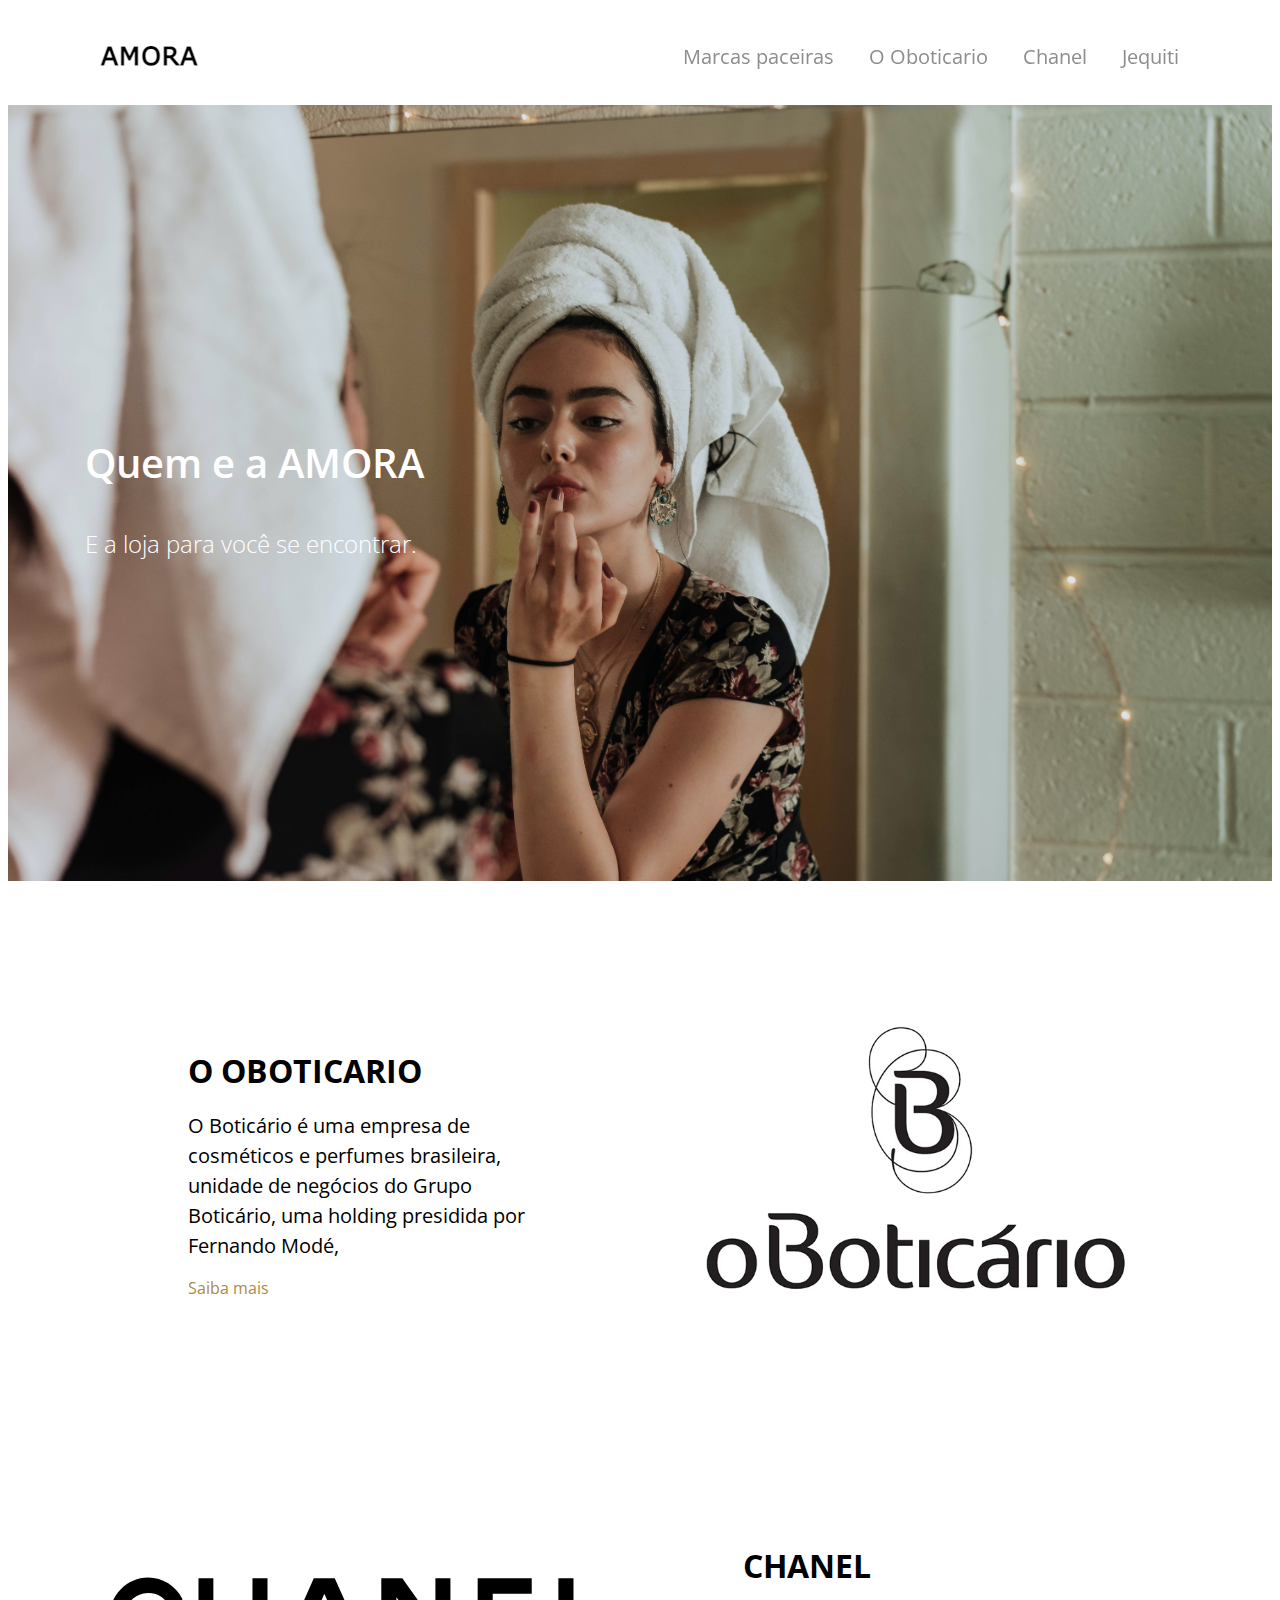
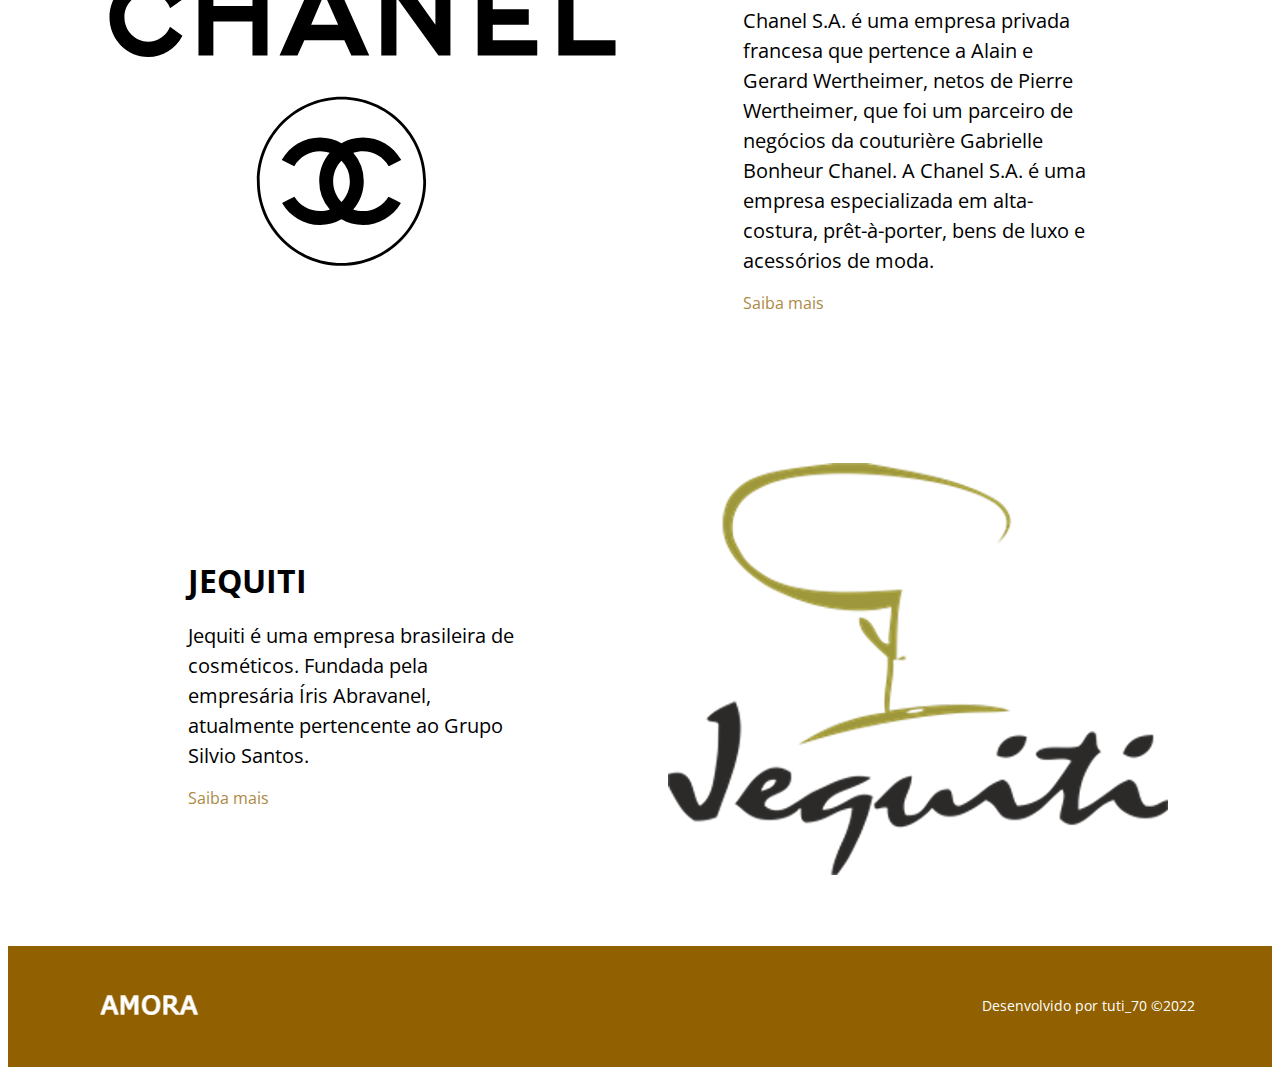
<file: index.html>
<!DOCTYPE html>
<html lang="Pt-br">
<head>
    <meta charset="UTF-8">
    <meta http-equiv="X-UA-Compatible" content="IE=edge">
    <meta name="viewport" content="width=device-width, initial-scale=1.0">
    <script src="https://code.jquery.com/jquery-3.6.0.min.js" integrity="sha256-/xUj+3OJU5yExlq6GSYGSHk7tPXikynS7ogEvDej/m4=" crossorigin="anonymous"></script>
    <link rel="stylesheet" type="text/css" href="Css/style.css">
    <script href="scripit.js" defer></script>
    <link rel="icon" href="IMG/icon.png">
    <title>AMORA</title>
</head>
<body>

    <header>
        <div class="container">
          <a class="footer-logo" href="#"><img src="IMG/logo.png" alt="logo"/></a>
          <ul class="nav">
            <li><a class="navLink" href="#" data-target="#brand"><i class="fas fa-store-alt"></i><span>Marcas paceiras</span></a></li>
            <li><a class="navLink" href="o_boticario/index.html" data-target="#login"><i class="fas fa-user"></i><span>O Oboticario</span></a></li>
            <li><a class="navLink" href="chanel/index.html" data-target="#wishlist"><i class="fas fa-heart"></i><span>Chanel</span></a></li>
            <li> <a class="navLink" href="jequiti/index.html" data-target="#cart"><i class="fas fa-shopping-cart"></i><span>Jequiti</span></a></li>
          </ul><a class="icon-cart d-sm" href="#"><i class="fas fa-shopping-cart"></i><span>3</span></a><a class="navBar" href="#"><i class="fas fa-bars"></i></a>
        </div>
      </header>
      <section class="content active" id="home">
        <section class="banner">
          <div class="container">
            <div class="banner-body">
              <h2>Quem e a AMORA</h2>
              <p>E a loja para você se encontrar.</p>
            </div>
          </div>
        </section>

        <ul class="product container">

          <li class="product-body row-reverse">
            <div class="product-pic"><img src="o_boticario/IMG/banner.png" alt="image"/></div>
            <div class="product-txt">
              <div class="product-content">
                <h3>O OBOTICARIO</h3>
                <p>O Boticário é uma empresa de cosméticos e perfumes brasileira, unidade de negócios do Grupo 
                  Boticário, uma holding presidida por Fernando Modé,
                </p>
                <a class="link-brownLight" href="o_boticario/index.html">Saiba mais</a>
              </div>
            </div>
          </li>

          <li class="product-body">
            <div class="product-pic"><img src="chanel/IMG/banner.png" alt="image"/></div>
            <div class="product-txt">
              <div class="product-content">
                <h3>CHANEL</h3>
                <p>
                  Chanel S.A. é uma empresa privada francesa que pertence a Alain e Gerard Wertheimer, 
                  netos de Pierre Wertheimer, que foi um parceiro de negócios da couturière Gabrielle 
                  Bonheur Chanel. A Chanel S.A. é uma empresa especializada em alta-costura, prêt-à-porter, 
                  bens de luxo e acessórios de moda.
                </p>
                <a class="link-brownLight" href="chanel/index.html">Saiba mais</a>
              </div>
            </div>  
          </li>

          <li class="product-body row-reverse">
            <div class="product-pic"><img src="jequiti/IMG/banner.png" alt="image"/></div>
            <div class="product-txt">
              <div class="product-content">
                <h3>JEQUITI</h3>
                <p>
                  Jequiti é uma empresa brasileira de cosméticos. Fundada pela empresária Íris Abravanel, 
                  atualmente pertencente ao Grupo Silvio Santos.
                </p>
                <a class="link-brownLight" href="jequiti/index.html">Saiba mais</a>
              </div>
            </div>
          </li>
        </ul>
      </section>

      <footer>
        <div class="container"><a class="footer-logo" href="#"><img src="IMG/logo_b.png" alt="logo"/></a>
          <ul class="footer-link">
            <p>Desenvolvido por tuti_70 ©2022</p>
          </ul>
        </div>
      </footer>
</body>
</html>
</file>
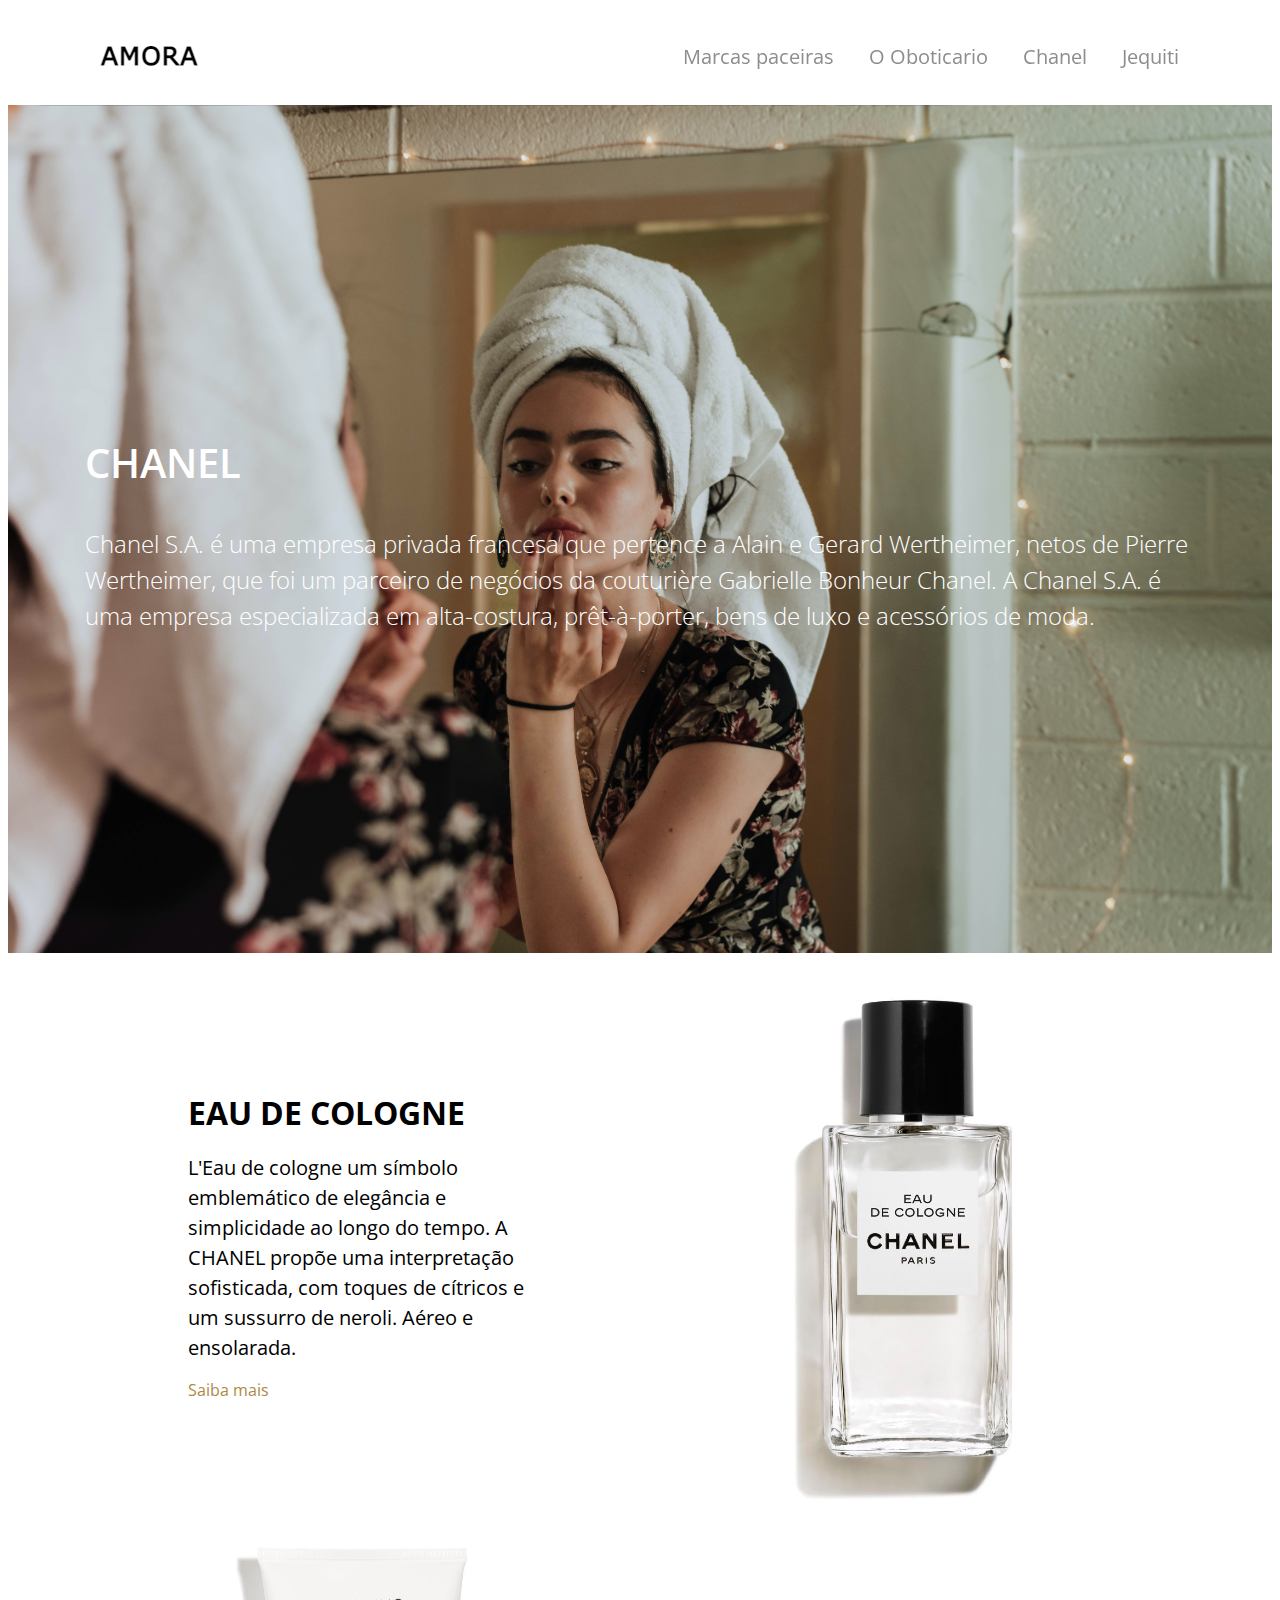
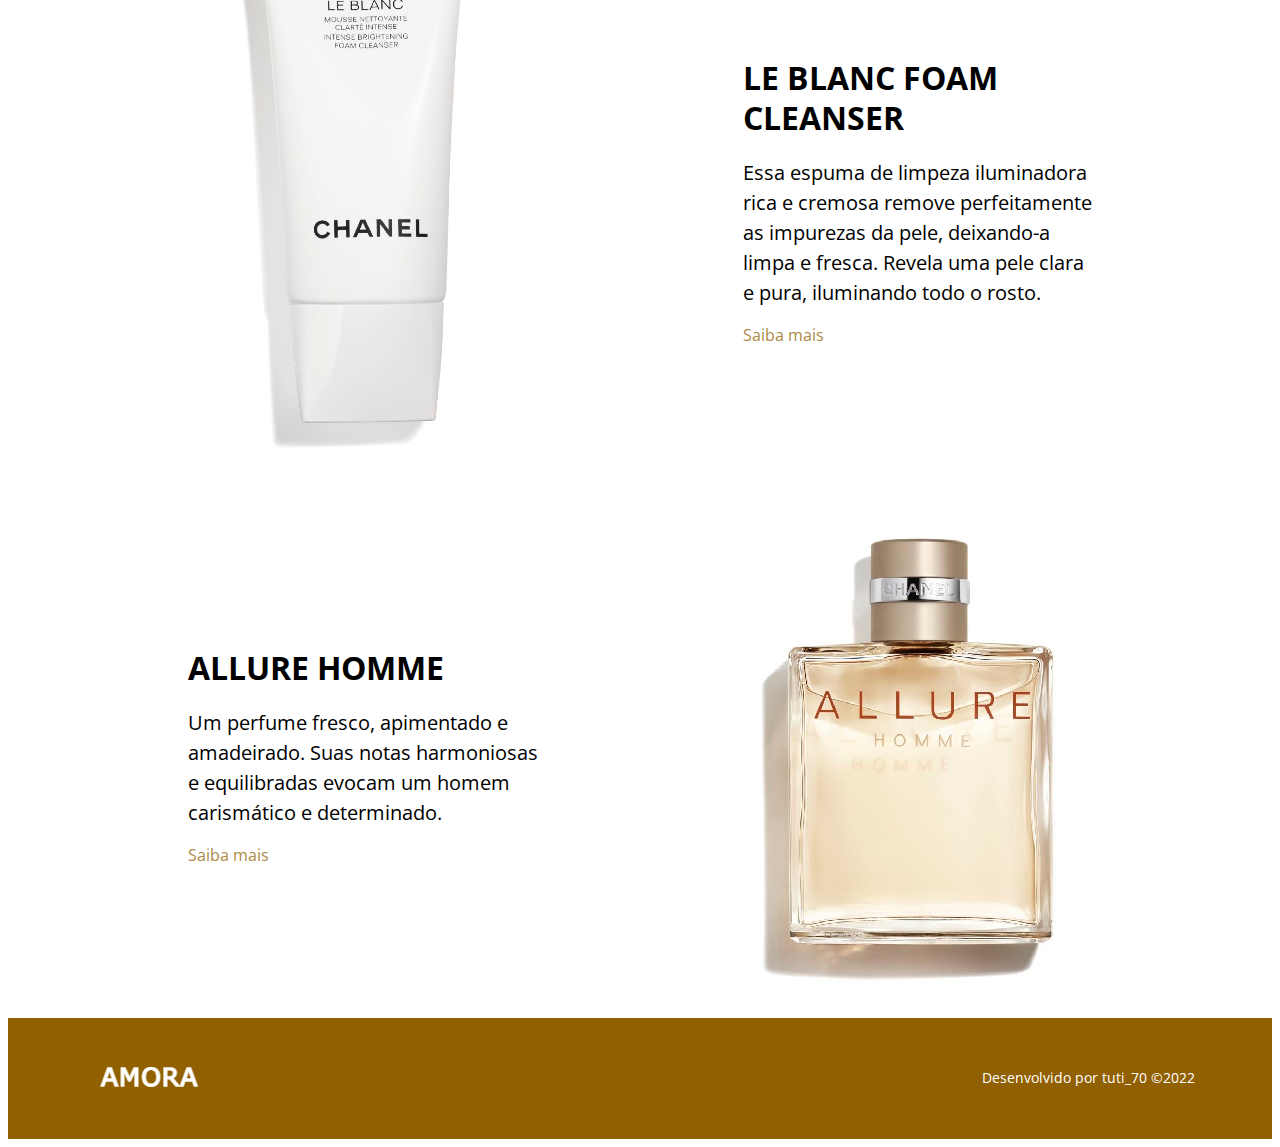
<file: chanel/index.html>
<!DOCTYPE html>
<html lang="Pt-br"> 
<head>
    <meta charset="UTF-8">
    <meta http-equiv="X-UA-Compatible" content="IE=edge">
    <meta name="viewport" content="width=device-width, initial-scale=1.0">
    <script src="https://code.jquery.com/jquery-3.6.0.min.js" integrity="sha256-/xUj+3OJU5yExlq6GSYGSHk7tPXikynS7ogEvDej/m4=" crossorigin="anonymous"></script>
    <link rel="stylesheet" type="text/css" href="../Css/style.css">
    <script href="../scripit.js" defer></script>
    <link rel="icon" href="../IMG/icon.png">
    <title>Amora</title>
</head>
<body>

    <header>
        <div class="container">
          <a class="footer-logo" href="../index.html"><img src="../IMG/logo.png" alt="logo"/></a>
          <ul class="nav">
            <li><a class="navLink" href="../index.html" data-target="#brand"><i class="fas fa-store-alt"></i><span>Marcas paceiras</span></a></li>
            <li><a class="navLink" href="../o_boticario/index.html" data-target="#login"><i class="fas fa-user"></i><span>O Oboticario</span></a></li>
            <li><a class="navLink" href="#" data-target="#wishlist"><i class="fas fa-heart"></i><span>Chanel</span></a></li>
            <li> <a class="navLink" href="../jequiti/index.html" data-target="#cart"><i class="fas fa-shopping-cart"></i><span>Jequiti</span></a></li>
          </ul><a class="icon-cart d-sm" href="#"><i class="fas fa-shopping-cart"></i><span>3</span></a><a class="navBar" href="#"><i class="fas fa-bars"></i></a>
        </div>
    </header>

      <section class="content active" id="home">

        <section class="banner">
          <div class="container">
            <div class="banner-body">
              <h2>CHANEL</h2>
              <p>
                Chanel S.A. é uma empresa privada francesa que pertence a Alain e Gerard Wertheimer, netos de 
                Pierre Wertheimer, que foi um parceiro de negócios da couturière Gabrielle Bonheur Chanel. 
                A Chanel S.A. é uma empresa especializada em alta-costura, prêt-à-porter, bens de luxo e acessórios de moda.
              </p>
            </div>
          </div>
        </section>

        <ul class="product container">
          <li class="product-body row-reverse">
            <div class="product-pic"><img src="IMG/eau.png" alt="image"/></div>
            <div class="product-txt">
              <div class="product-content">
                <h3>EAU DE COLOGNE</h3>
                <p>
                    L'Eau de cologne um símbolo emblemático de elegância e simplicidade ao longo do tempo. 
                    A CHANEL propõe uma interpretação sofisticada, com toques de cítricos e um sussurro de neroli. Aéreo e ensolarada.
                </p>
                <a class="link-brownLight" href="https://www.chanel.com/pt_BR/perfumes-cosmeticos/fragrancias/p/les-exclusifs-de-chanel/les-exclusifs-de-chanel-les-exclusifs-de-chanel-p101560.html#skuid-0101565">Saiba mais</a>
              </div>
            </div>
          </li>

          <li class="product-body">
            <div class="product-pic"><img src="IMG/le_blanc.png" alt="image"/></div>
            <div class="product-txt">
              <div class="product-content">
                <h3>LE BLANC FOAM CLEANSER</h3>
                <p>
                    Essa espuma de limpeza iluminadora rica e cremosa remove perfeitamente as impurezas da pele, 
                    deixando-a limpa e fresca. Revela uma pele clara e pura, iluminando todo o rosto.
                </p>
                <a class="link-brownLight" href="https://www.chanel.com/pt_BR/perfumes-cosmeticos/tratamento/p/por-categoria/limpeza-facial-_-demaquilantes/le-blanc-foam-cleanser-espuma-de-limpeza-iluminadora-p143680.html#skuid-0143680">Saiba mais</a>
              </div>
            </div>
          </li>

          <li class="product-body row-reverse">
            <div class="product-pic"><img src="IMG/allure_homme.png " alt="image"/></div>
            <div class="product-txt">
              <div class="product-content">
                <h3>ALLURE HOMME</h3>
                <p>
                  Um perfume fresco, apimentado e amadeirado.
                  Suas notas harmoniosas e equilibradas evocam um homem carismático e determinado.
                </p>
                <a class="link-brownLight" href="https://www.chanel.com/pt_BR/perfumes-cosmeticos/fragrancias/p/homens/allure-homme/allure-homme-eau-de-toilette-spray-p121450.html#skuid-0121460">Saiba mais</a>
              </div>
            </div>
          </li>
        </ul>

      </section>

      <footer>
        <div class="container"><a class="footer-logo" href="#"><img src="../IMG/logo_b.png" alt="logo"/></a>
          <ul class="footer-link">
            <p>Desenvolvido por tuti_70 ©2022</p>
          </ul>
        </div>
      </footer>
</body>
</html>
</file>
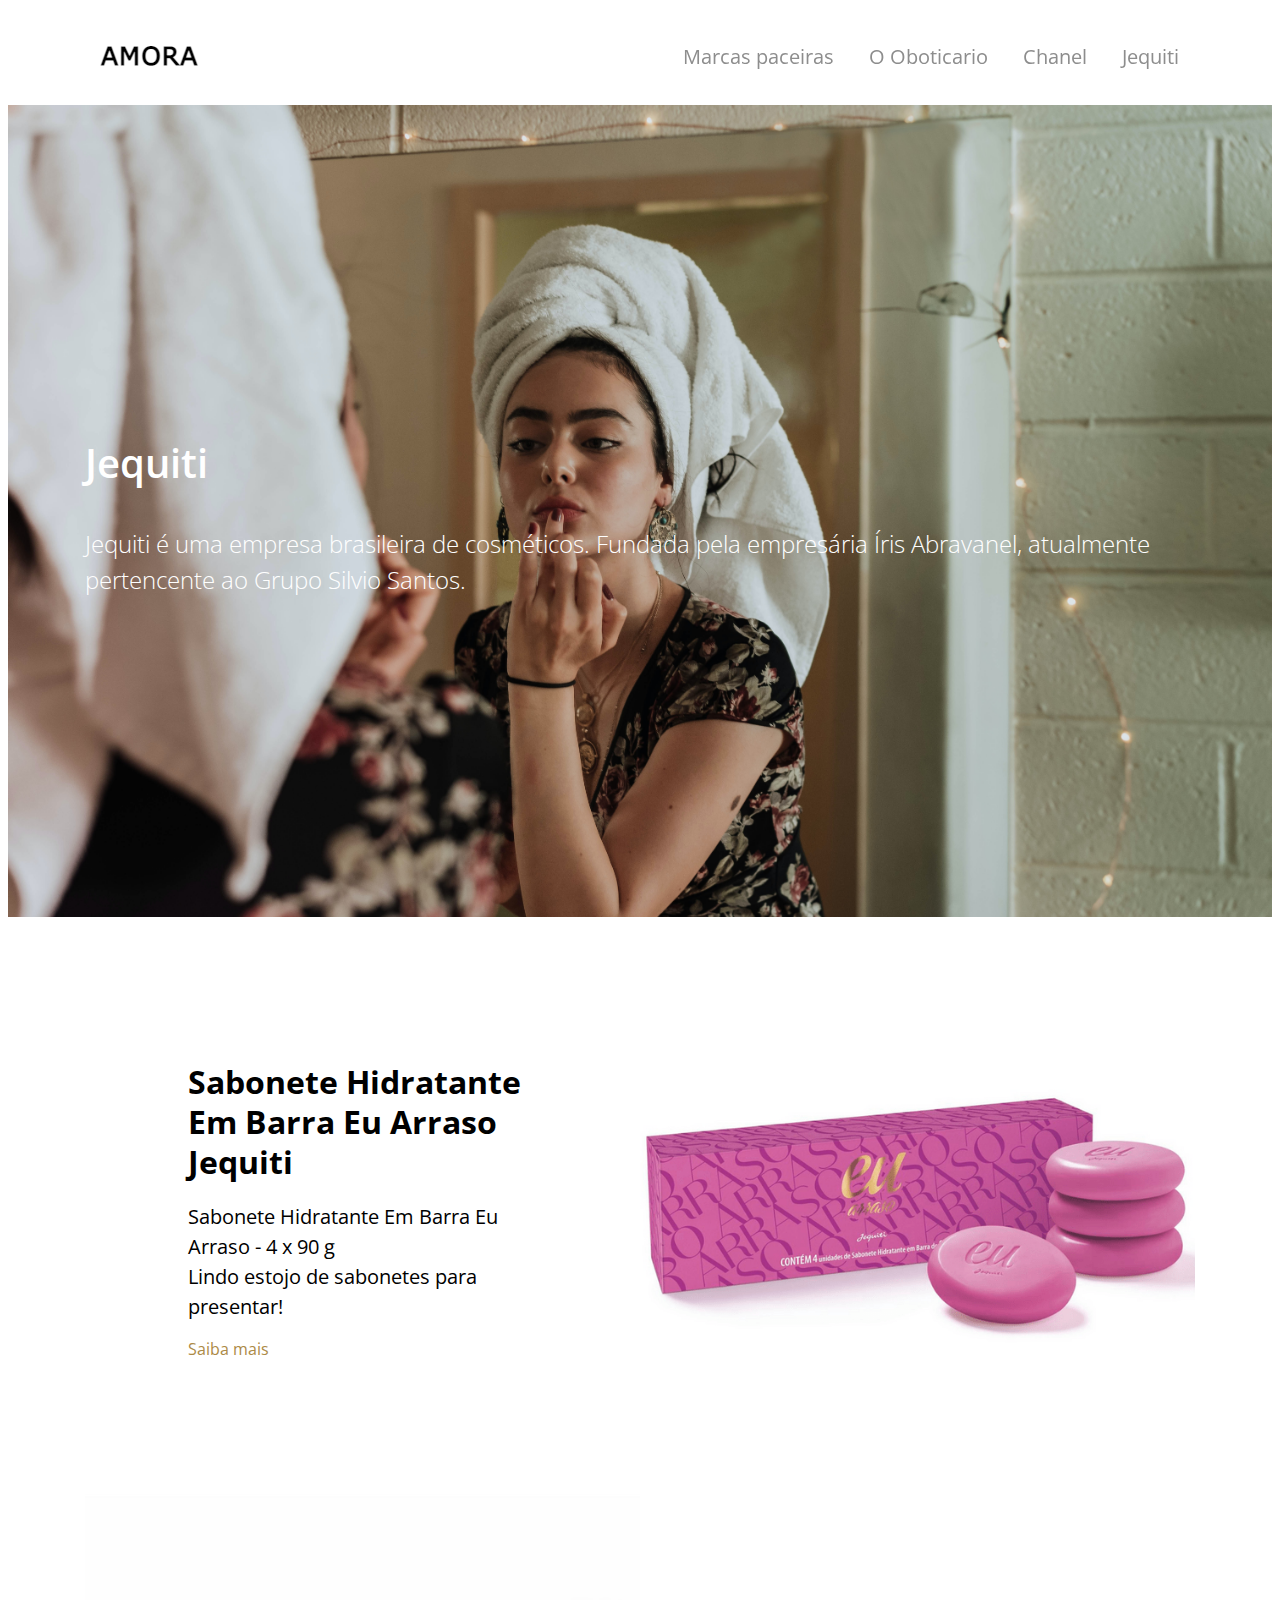
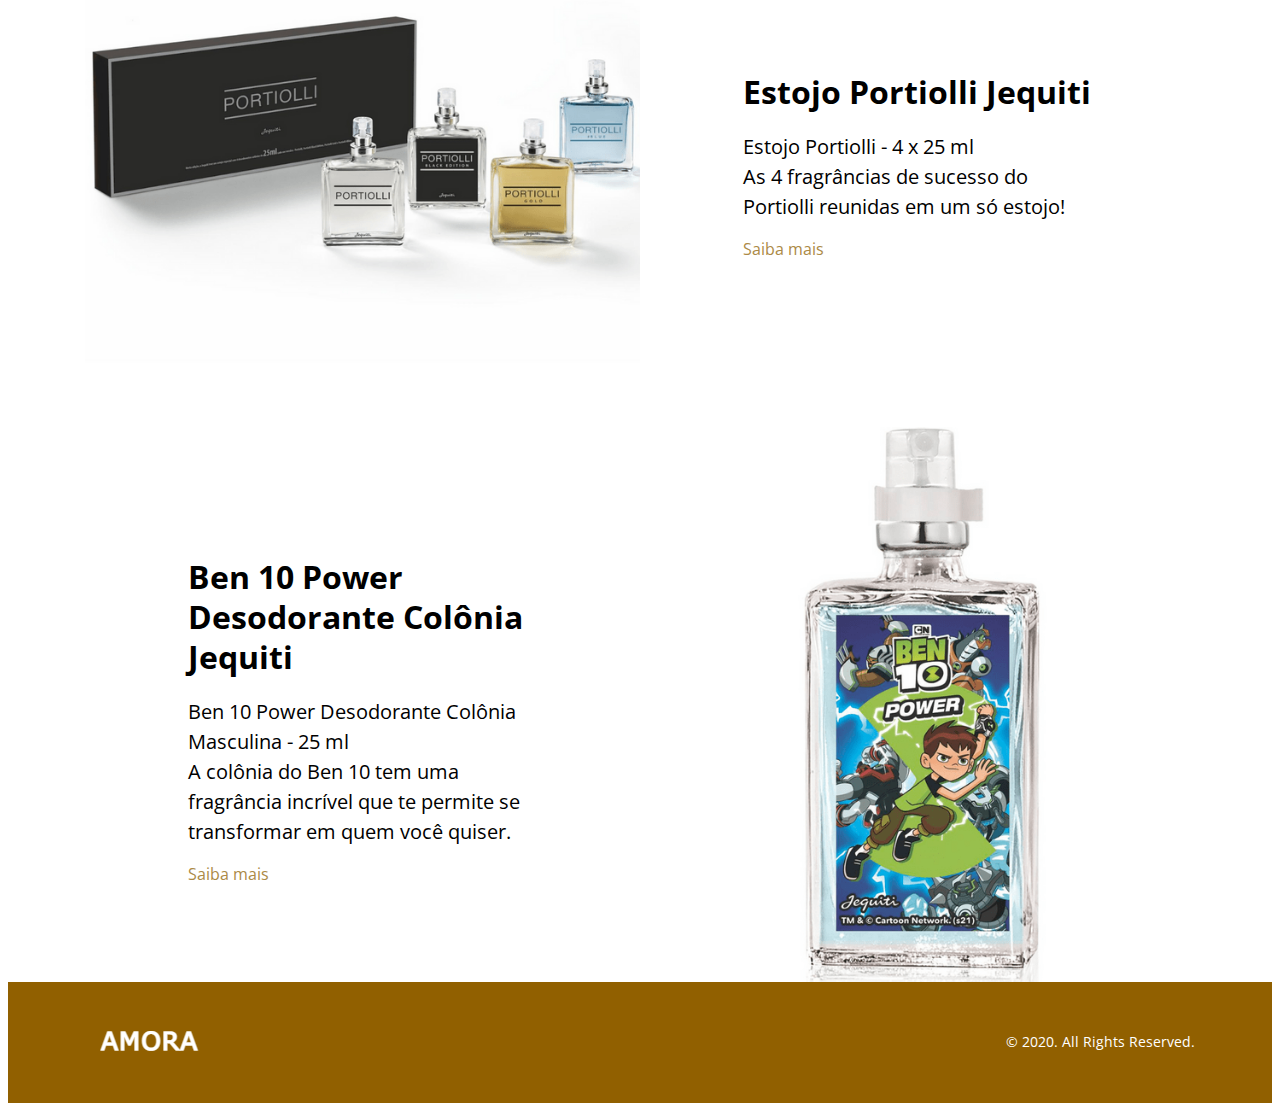
<file: jequiti/index.html>
<!DOCTYPE html>
<html lang="Pt-br">
<head>
    <meta charset="UTF-8">
    <meta http-equiv="X-UA-Compatible" content="IE=edge">
    <meta name="viewport" content="width=device-width, initial-scale=1.0">
    <script src="https://code.jquery.com/jquery-3.6.0.min.js" integrity="sha256-/xUj+3OJU5yExlq6GSYGSHk7tPXikynS7ogEvDej/m4=" crossorigin="anonymous"></script>
    <link rel="stylesheet" type="text/css" href="../Css/style.css">
    <script href="../scripit.js" defer></script>
    <link rel="icon" href="../IMG/icon.png">
    <title>Amora</title>
</head>
<body>

    <header>
      <div class="container">
        <a class="footer-logo" href="../index.html"><img src="../IMG/logo.png" alt="logo"/></a>
        <ul class="nav">
          <li><a class="navLink" href="../index.html" data-target="#brand"><i class="fas fa-store-alt"></i><span>Marcas paceiras</span></a></li>
          <li><a class="navLink" href="../o_boticario/index.html" data-target="#login"><i class="fas fa-user"></i><span>O Oboticario</span></a></li>
          <li><a class="navLink" href="../chanel/index.html" data-target="#wishlist"><i class="fas fa-heart"></i><span>Chanel</span></a></li>
          <li> <a class="navLink" href="#" data-target="#cart"><i class="fas fa-shopping-cart"></i><span>Jequiti</span></a></li>
        </ul><a class="icon-cart d-sm" href="#"><i class="fas fa-shopping-cart"></i><span>3</span></a><a class="navBar" href="#"><i class="fas fa-bars"></i></a>
      </div>
    </header>

      <section class="content active" id="home">
        
        <section class="banner">
          <div class="container">
            <div class="banner-body">
              <h2>Jequiti</h2>
              <p>
                Jequiti é uma empresa brasileira de cosméticos. Fundada pela empresária Íris Abravanel, 
                atualmente pertencente ao Grupo Silvio Santos.
              </p>
            </div>
          </div>
        </section>

        <ul class="product container">

          <li class="product-body row-reverse">
            <div class="product-pic"><img src="IMG/arraso.png" alt="image"/></div>
            <div class="product-txt">
              <div class="product-content">
                <h3>Sabonete Hidratante Em Barra Eu Arraso Jequiti</h3>
                <p>
                  Sabonete Hidratante Em Barra Eu Arraso - 4 x 90 g <br>
                  Lindo estojo de sabonetes para presentar!
                </p>
                <a class="link-brownLight" href="https://www.jequiti.com.br/sabonete-hidratante-em-barra-eu-arraso-16677/p">Saiba mais</a>
              </div>
            </div>
          </li>

          <li class="product-body">
            <div class="product-pic"><img src="IMG/estojo_portiolli.png" alt="image"/></div>
            <div class="product-txt">
              <div class="product-content">
                <h3>Estojo Portiolli Jequiti</h3>
                <p>
                  Estojo Portiolli - 4 x 25 ml <br>
                  As 4 fragrâncias de sucesso do Portiolli reunidas em um só estojo!
                </p>
                <a class="link-brownLight" href="https://www.jequiti.com.br/estojo-portiolli-14600/p">Saiba mais</a>
              </div>
            </div>
          </li>

          <li class="product-body row-reverse">
            <div class="product-pic"><img src="IMG/ben_10.png" alt="image"/></div>
              <div class="product-txt">
                <div class="product-content">
                  <h3>Ben 10 Power Desodorante Colônia Jequiti</h3>
                  <p>
                    Ben 10 Power Desodorante Colônia Masculina - 25 ml <br>
                    A colônia do Ben 10 tem uma fragrância incrível que te permite se transformar em quem você quiser.
                  </p>
                  <a class="link-brownLight" href="https://www.jequiti.com.br/ben-10-power-desodorante-colonia-masculina-13355/p">Saiba mais</a>
                </div>
              </div>
          </li>
        </ul>

      </section>
      <footer>
        <div class="container"><a class="footer-logo" href="#"><img src="../IMG/logo_b.png" alt="logo"/></a>
          
          <ul class="footer-link">
            <p>© 2020. All Rights Reserved.</p>
          </ul>
        </div>
      </footer>
</body>
</html>
</file>
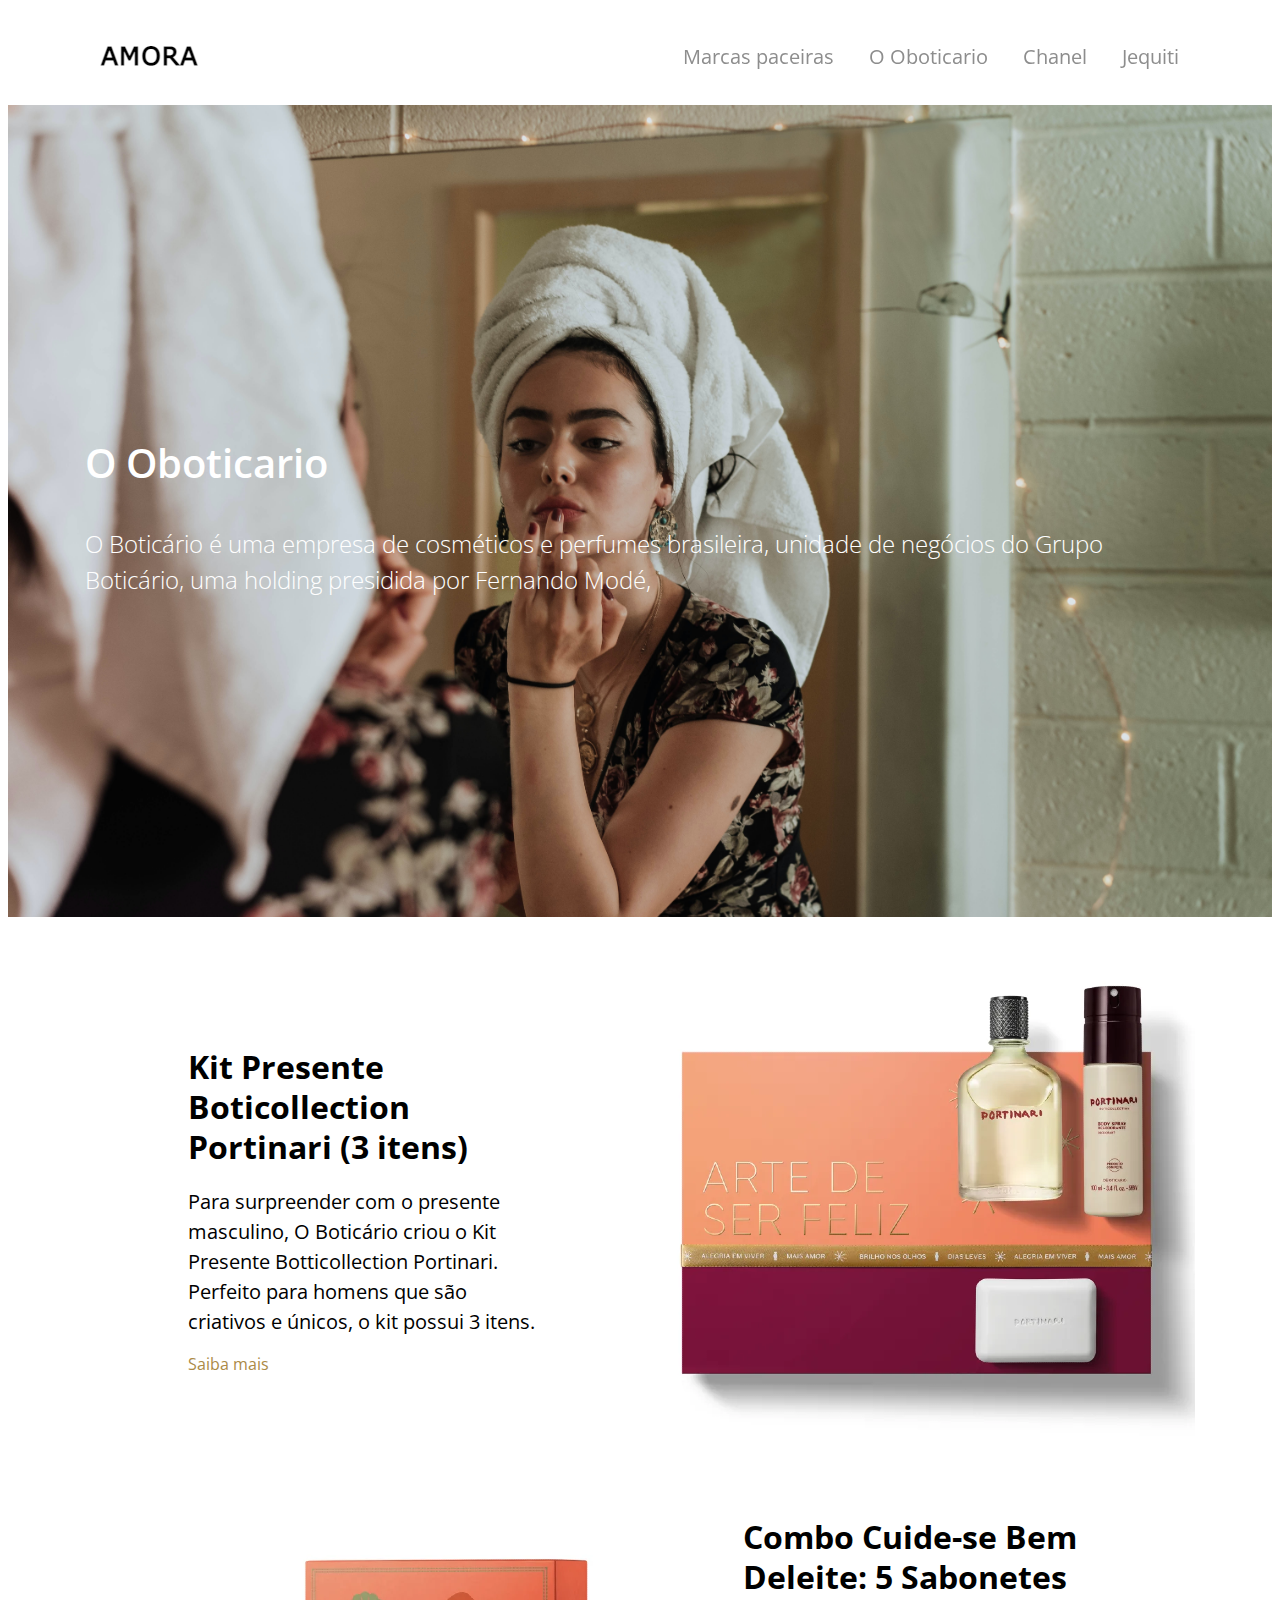
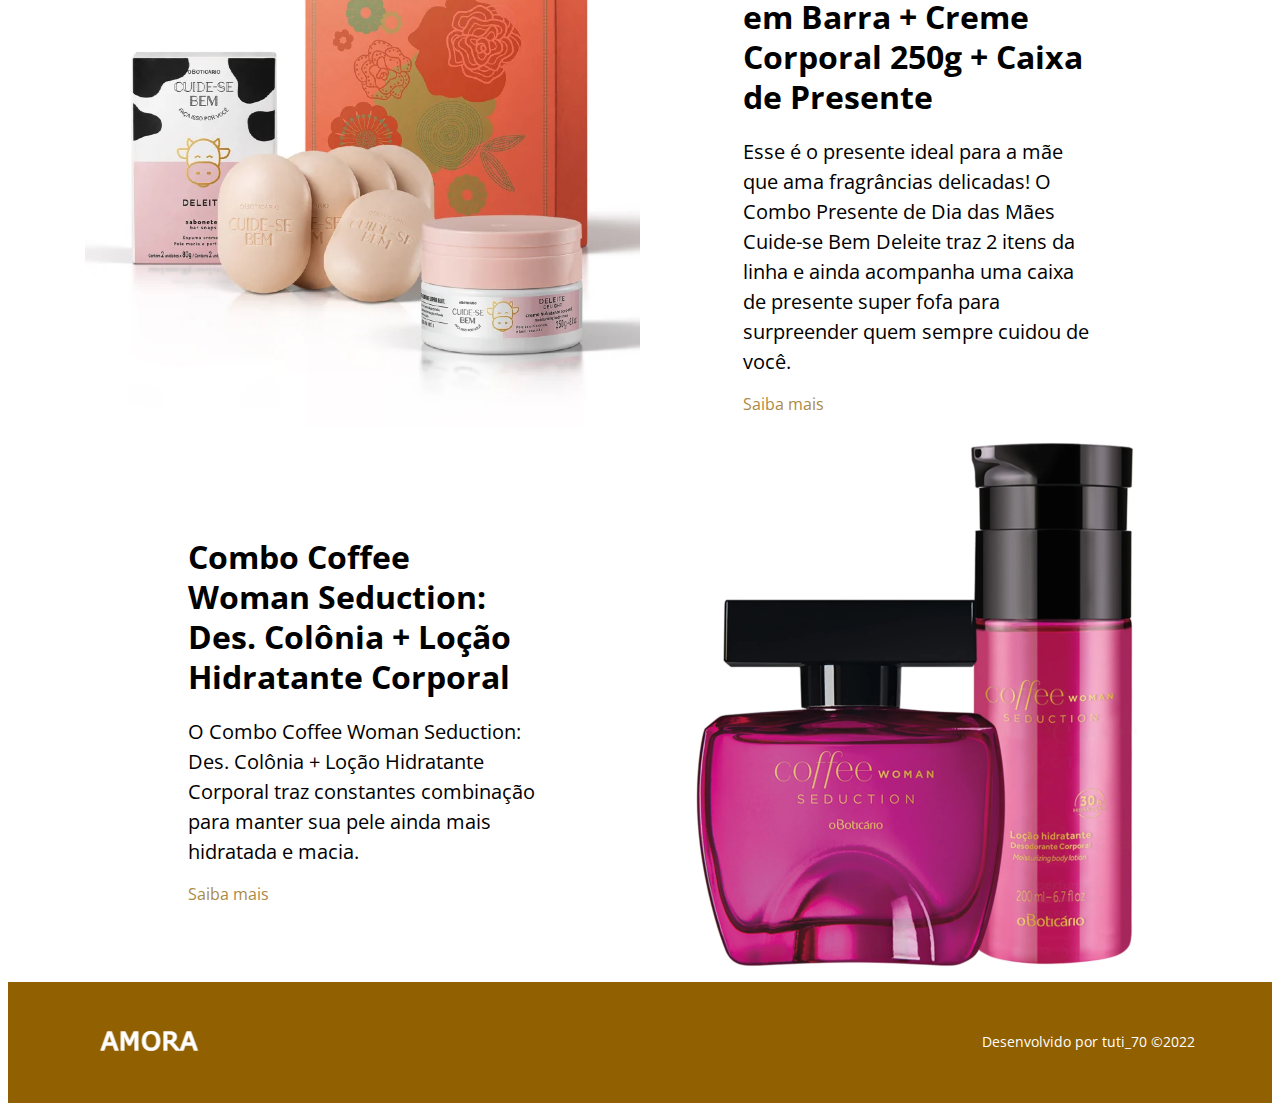
<file: o_boticario/index.html>
<!DOCTYPE html>
<html lang="Pt-br"> 
<head>
    <meta charset="UTF-8">
    <meta http-equiv="X-UA-Compatible" content="IE=edge">
    <meta name="viewport" content="width=device-width, initial-scale=1.0">
    <script src="https://code.jquery.com/jquery-3.6.0.min.js" integrity="sha256-/xUj+3OJU5yExlq6GSYGSHk7tPXikynS7ogEvDej/m4=" crossorigin="anonymous"></script>
    <link rel="stylesheet" type="text/css" href="../Css/style.css">
    <script href="../scripit.js" defer></script>
    <link rel="icon" href="../IMG/icon.png">
    <title>Amora</title>
</head>
<body>

    <header>
        <div class="container">
          <a class="footer-logo" href="../index.html"><img src="../IMG/logo.png" alt="logo"/></a>
          <ul class="nav">
            <li><a class="navLink" href="../index.html" data-target="#brand"><i class="fas fa-store-alt"></i><span>Marcas paceiras</span></a></li>
            <li><a class="navLink" href="#" data-target="#login"><i class="fas fa-user"></i><span>O Oboticario</span></a></li>
            <li><a class="navLink" href="../chanel/index.html" data-target="#wishlist"><i class="fas fa-heart"></i><span>Chanel</span></a></li>
            <li> <a class="navLink" href="../jequiti/index.html" data-target="#cart"><i class="fas fa-shopping-cart"></i><span>Jequiti</span></a></li>
          </ul><a class="icon-cart d-sm" href="#"><i class="fas fa-shopping-cart"></i><span>3</span></a><a class="navBar" href="#"><i class="fas fa-bars"></i></a>
        </div>
      </header>
      <section class="content active" id="home">

        <section class="banner">
          <div class="container">
            <div class="banner-body">
              <h2>O Oboticario</h2>
              <p>
                O Boticário é uma empresa de cosméticos e perfumes brasileira, unidade de negócios do Grupo 
                Boticário, uma holding presidida por Fernando Modé,
              </p>
            </div>
          </div>
        </section>

        <ul class="product container">
          <li class="product-body row-reverse">
            <div class="product-pic"><img src="IMG/portinari.png" alt="image"/></div>
            <div class="product-txt">
              <div class="product-content">
                <h3>Kit Presente Boticollection Portinari (3 itens)</h3>
                <p>
                  Para surpreender com o presente masculino, O Boticário criou o 
                  Kit Presente Botticollection Portinari. Perfeito para homens que 
                  são criativos e únicos, o kit possui 3 itens.
                </p>
                <a class="link-brownLight" href="https://www.boticario.com.br/kit-presente-boticollection-portinari-3-itens/">Saiba mais</a>
              </div>
            </div>
          </li>

          <li class="product-body">
            <div class="product-pic"><img src="IMG/cuide-se_bem.png" alt="image"/></div>
            <div class="product-txt">
              <div class="product-content">
                <h3>Combo Cuide-se Bem Deleite: 5 Sabonetes em Barra + Creme Corporal 250g + Caixa de Presente</h3>
                <p>
                  Esse é o presente ideal para a mãe que ama fragrâncias delicadas! O Combo Presente de Dia das Mães Cuide-se 
                  Bem Deleite traz 2 itens da linha e ainda acompanha uma caixa de presente super fofa para surpreender quem sempre 
                  cuidou de você.
                </p>
                <a class="link-brownLight" href="https://www.boticario.com.br/combo-presente-cuidese-bem-deleite-5-sabonetes-em-barra-creme-corporal-250g-caixa-de-presente/">Saiba mais</a>
              </div>
            </div>
          </li>

          <li class="product-body row-reverse">
            <div class="product-pic"><img src="IMG/coffee_woman.png" alt="image"/></div>
            <div class="product-txt">
              <div class="product-content">
                <h3>Combo Coffee Woman Seduction: Des. Colônia + Loção Hidratante Corporal</h3>
                <p>
                  O Combo Coffee Woman Seduction: Des. Colônia + Loção Hidratante Corporal traz constantes 
                  combinação para manter sua pele ainda mais hidratada e macia.
                </p>
                <a class="link-brownLight" href="https://www.boticario.com.br/combo-coffee-woman-seduction-des-colonia-locao-hidratante-corporal/">Saiba mais</a>
              </div>
            </div>
          </li>
        </ul>

      </section>

      <footer>
        <div class="container"><a class="footer-logo" href="#"><img src="../IMG/logo_b.png" alt="logo"/></a>
          <ul class="footer-link">
            <p>Desenvolvido por tuti_70 ©2022</p>
          </ul>
        </div>
      </footer>
</body>
</html>
</file>
<file: Css/style.css>
@import url("https://fonts.googleapis.com/css2?family=Noto+Sans+TC:wght@100;300;400;500;700;900&display=swap");
@import url("https://fonts.googleapis.com/css2?family=Open+Sans:wght@300;400;600;700&display=swap");
*, *:before, *:after {
  box-sizing: border-box;
}

img {
  max-width: 100%;
  height: auto;
  vertical-align: bottom;
}

a {
  text-decoration: none;
}

html, body {
  font-family: "Open Sans", "Noto Sans TC", sans-serif;
}

.container {
  max-width: 1140px;
  padding-left: 15px;
  padding-right: 15px;
  margin: 0 auto;
}

.d-sm {
  display: none;
}

.row-reverse {
  flex-direction: row-reverse;
}

.link-brownLight {
  color: #AC8A46;
}
.link-brownLight:hover {
  color: #645028;
}

.link-white {
  color: #fff;
}
.link-white:hover {
  color: rgba(255, 255, 255, 0.6);
}

.btn {
  display: inline-block;
  width: 350px;
  height: 60px;
  line-height: 60px;
  text-align: center;
  font-size: 20px;
  border-radius: 60px;
  border: 2px solid #000;
  color: #000;
}

header {
  padding-top: 9px;
  padding-bottom: 9px;
  background: rgba(255, 255, 255, 0.9);
  position: sticky;
  top: 0;
  left: 0;
  z-index: 5;
}
header .container {
  display: flex;
  justify-content: space-between;
  align-items: center;
}
header a {
  color: #8D8D8D;
}

header ul.nav {
  display: flex;
  text-align: center;
  list-style:none; 
}
header ul.nav a {
  display: block;
  font-size: 20px;
  padding: 10px 16px;
  z-index: 5;
}
header ul.nav a:hover {
  color: #5a5a5a;
}
header ul.nav a i {
  margin-right: 3px;
}
header ul.nav a i, header ul.nav a span {
  z-index: 1;
  pointer-events: none;
}
header .icon-cart {
  margin-right: 20px;
  font-size: 20px;
  position: relative;
}
header .icon-cart span {
  font-size: 10px;
  width: 16px;
  height: 16px;
  line-height: 16px;
  text-align: center;
  color: #fff;
  background: #916000;
  border-radius: 100%;
  position: absolute;
  top: -8px;
  right: -8px;
}
header .navBar {
  display: none;
  width: 72px;
  text-align: center;
}
header .navBar i {
  font-size: 36px;
}
@media (max-width: 768px) {
  header .container {
    justify-content: flex-end;
    position: relative;
  }
  header .d-sm {
    display: block;
  }
  header h1 {
    margin-right: auto;
  }
  header ul.nav {
    flex-direction: column;
    width: 100%;
    overflow: hidden;
    position: absolute;
    top: 100%;
    left: 0;
    max-height: 0px;
    transition: all 0.6s;
  }
  header ul.nav.active {
    max-height: 240px;
  }
  header ul.nav li + li {
    border-top: 1px solid #fff;
  }
  header ul.nav a {
    padding: 16px;
    color: #fff;
    background: rgba(141, 141, 141, 0.9);
  }
  header ul.nav a:hover {
    color: #8D8D8D;
    background: rgba(255, 255, 255, 0.9);
  }
  header ul.nav a i {
    display: none;
  }
  header .navBar {
    display: block;
  }
}

.content {
  display: none;
}
.content.active {
  display: block;
}

.banner {
  padding-top: 295px;
  padding-bottom: 295px;
  background-image: url(../IMG/banner.jpg);
  background-position: 50% 60%;
  background-size: cover;
  color: #fff;
}
.banner .banner-body {
  margin-right: auto;
} 
.banner h2 {
  font-size: 40px;
  font-weight: 600;
  line-height: 60px;
}
.banner p {
  font-size: 24px;
  font-weight: 300;
  line-height: 36px;
}
.banner a {
  margin-top: 16px;
  color: #fff;
  border: 2px solid #fff;
  color: #fff;
}
.banner a:hover {
  color: #8D8D8D;
  background: rgba(255, 255, 255, 0.7);
}
@media (max-width: 768px) {
  .banner {
    padding-top: 101px;
    padding-bottom: 135px;
  }
  .banner .banner-body {
    text-align: center;
    margin: auto;
  }
  .banner h2 {
    font-size: 32px;
    line-height: 48px;
  }
  .banner p {
    font-size: 20px;
    line-height: 30px;
  }
  .banner a {
    font-size: 28px;
  }
}

.product .product-body {
  display: flex;
}
.product .product-pic, .product .product-txt {
  width: 50%;
}
.product .product-pic img {
  width: 555px;
  height: 555px;
  -o-object-fit: cover;
     object-fit: cover;
}
.product .product-txt {
  display: flex;
  flex-direction: column;
  justify-content: center;
  align-items: center;
  padding-left: 15px;
  padding-right: 15px;
}
.product .product-txt .product-content {
  max-width: 350px;
  text-align: left;
}
.product .product-txt h3 {
  font-size: 32px;
  font-weight: bold;
  line-height: 40px;
  margin-bottom: 10px;
}
.product .product-txt p {
  font-size: 20px;
  line-height: 30px;
  margin-bottom: 16px;
}
.product .product-txt a {
  width: 100%;
}
.product .product-body:nth-child(1) .product-pic img {
  -o-object-position: 50% 20%;
     object-position: 50% 20%;
}
.product .product-body:nth-child(3) .product-pic img {
  -o-object-position: 30% 50%;
     object-position: 30% 50%;
}
.product .product-last .product-pic img {
  height: 1080px;
}
.product .product-last .product-content li {
  font-size: 24px;
  line-height: 36px;
  font-weight: 700;
  margin-bottom: 52px;
}
.product .product-last .product-content li p {
  font-size: 16px;
  line-height: 24px;
  font-weight: 300;
}
.product .product-last .product-content a {
  color: #000;
}
.product .product-last .product-content a:hover {
  color: #fff;
  background: #AC8A46;
  border-color: #AC8A46;
}
@media (max-width: 768px) {
  .product {
    padding-top: 40px;
    padding-bottom: 40px;
  }
  .product .product-body {
    margin-bottom: 32px;
    flex-direction: column;
  }
  .product .product-body .product-pic, .product .product-body .product-txt {
    width: 100%;
  }
  .product .product-body .product-pic img {
    width: 100%;
    max-height: 768px;
  }
  .product .product-body .product-content {
    max-width: 100%;
  }
  .product .product-body .product-content h3 {
    margin-top: 8px;
  }
  .product .product-body .product-content p {
    margin-bottom: 8px;
    font-weight: 300;
  }
  .product .product-body.product-last .product-pic img {
    max-height: 800px;
  }
  .product .product-body.product-last .product-content li {
    margin-bottom: 20px;
  }
  .product .product-body.product-last .product-content p {
    margin-top: 4px;
  }
  .product .product-body.product-last .product-content a.btn {
    display: block;
    margin-left: auto;
    margin-right: auto;
  }
}
@media (max-width: 375px) {
  .product .product-body .product-pic img {
    max-height: 350px;
  }
}

.recycling {
  padding-top: 60px;
  padding-bottom: 60px;
}
.recycling .container {
  display: flex;
}
.recycling .container .recycling-pic {
  max-width: 730px;
  margin-right: 30px;
}
.recycling .container .recycling-txt {
  max-width: 350px;
  display: flex;
  flex-direction: column;
  justify-content: center;
}
.recycling .container .recycling-txt h2 {
  font-size: 32px;
  line-height: 48px;
  font-weight: bold;
}
.recycling .container .recycling-txt p {
  font-size: 16px;
  font-weight: 300;
  line-height: 24px;
}
.recycling .container .recycling-txt p.lead {
  font-size: 20px;
  line-height: 30px;
  margin-bottom: 16px;
}
.recycling .container .recycling-txt a {
  margin-top: 16px;
}
@media (max-width: 768px) {
  .recycling {
    padding-top: 40px;
    padding-bottom: 40px;
  }
  .recycling .container {
    flex-direction: column;
  }
  .recycling .container .recycling-pic {
    max-width: 100%;
    margin-right: 0;
  }
  .recycling .container .recycling-pic img {
    width: 100%;
    height: 520px;
    -o-object-fit: cover;
       object-fit: cover;
  }
  .recycling .container .recycling-txt {
    max-width: 100%;
  }
  .recycling .container .recycling-txt h2 {
    margin-top: 8px;
  }
}

.subscribe {
  padding-top: 312px;
  padding-bottom: 112px;
  background: url(https://github.com/hexschool/webLayoutTraining1st/blob/master/perfume-week6/index10.jpg?raw=true);
  background-size: cover;
  background-position: 50% 47%;
}
.subscribe .container .subscribe-body {
  max-width: 350px;
}
.subscribe .container p {
  color: #8D8D8D;
  font-size: 32px;
  line-height: 48px;
  font-weight: 500;
  margin-bottom: 20px;
}
.subscribe .container .userMail {
  display: flex;
  align-items: center;
}
.subscribe .container .userMail input {
  width: 219px;
  height: 60px;
  border: 2px solid #916000;
  border-top-left-radius: 5px;
  border-bottom-left-radius: 5px;
  border-right: 0;
  padding: 20px 16px;
  color: #8D8D8D;
  font-size: 16px;
}
.subscribe .container .userMail input:focus {
  outline: 0;
}
.subscribe .container .userMail .submit {
  display: inline-block;
  width: 131px;
  height: 60px;
  line-height: 60px;
  border: 2px solid #916000;
  border-top-right-radius: 5px;
  border-bottom-right-radius: 5px;
  text-align: center;
  font-size: 16px;
  color: #fff;
  background: #916000;
}
.subscribe .container .userMail .submit:hover {
  background: #784f00;
}
@media (max-width: 768px) {
  .subscribe {
    background-position: 0 50%;
  }
  .subscribe .container .subscribe-body {
    max-width: 100%;
  }
  .subscribe .container .userMail input {
    width: 70%;
  }
  .subscribe .container .userMail .submit {
    width: 30%;
  }
}

footer {
  padding-top: 20px;
  padding-bottom: 22px;
  background: #916000;
  color: #fff;
}
footer .container {
  display: flex;
  justify-content: flex-start;
  align-items: center;
}
footer .container .footer-logo {
  width: 128px;
  height: 38px;
}
footer .container p {
  font-size: 14px;
  margin-left: 20px;
}
footer .container .footer-link {
  margin-left: auto;
  display: flex;
}
footer .container .footer-link a {
  display: block;
  font-size: 20px;
  padding: 10px 18px;
}
@media (max-width: 768px) {
  footer .container p {
    margin-left: auto;
  }
  footer .container .footer-link {
    display: none;
  }
}

.brandMenu {
  background: #916000;
}
.brandMenu ul {
  display: flex;
}
.brandMenu ul a {
  display: inline-block;
  color: #fff;
  padding: 14px;
}
@media (max-width: 768px) {
  .brandMenu {
    display: none;
  }
}

.brandList {
  padding-top: 80px;
}
.brandList ul {
  display: flex;
  justify-content: space-between;
  flex-wrap: wrap;
  list-style:none; 
}
.brandList .brandItem {
  max-width: 255px;
  margin-bottom: 58px;
}
.brandList .brandItem-pic img {
  width: 255px;
  height: 255px;
  -o-object-fit: cover;
     object-fit: cover;
}
.brandList .brandItem-body .brandItem-title {
  font-weight: 600;
  font-size: 24px;
  line-height: 36px;
}
.brandList .brandItem-body p {
  font-size: 16px;
  line-height: 24px;
}
.brandList .brandItem-body p .price-del {
  display: inline-block;
  margin-left: 8px;
  color: #8D8D8D;
  text-decoration: line-through;
}
.brandList .brandItem-body .brandItem-link {
  margin-top: 3px;
}
.brandList .brandItem-body .brandItem-link a {
  display: inline-block;
  width: 20px;
  height: 20px;
  margin-right: 10px;
  color: #916000;
}
.brandList .brandItem-body .brandItem-link a:hover {
  color: #5e3e00;
}
.brandList .brandItem:nth-child(2) .brandItem-pic img {
  -o-object-position: 50% 100%;
     object-position: 50% 100%;
}
.brandList .brandItem:nth-child(3) .brandItem-pic img, .brandList .brandItem:nth-child(4) .brandItem-pic img {
  -o-object-position: 50% 37%;
     object-position: 50% 37%;
}
.brandList .brandItem:nth-child(5) .brandItem-pic img {
  -o-object-position: 50% 40%;
     object-position: 50% 40%;
}
.brandList .brandItem:nth-child(6) .brandItem-pic img {
  -o-object-position: 0% 50%;
     object-position: 0% 50%;
}
.brandList .brandItem:nth-child(10) .brandItem-pic img {
  -o-object-position: 50% 35%;
     object-position: 50% 35%;
}
.brandList .pagination {
  display: flex;
  justify-content: center;
  padding-top: 20px;
  padding-bottom: 60px;
}
.brandList .pagination a {
  font-size: 20px;
  display: block;
}
.brandList .pagination a.active {
  text-decoration: underline;
}
.brandList .pagination li + li a {
  margin-left: 20px;
}
@media (max-width: 768px) {
  .brandList {
    padding-top: 40px;
  }
  .brandList ul {
    justify-content: space-evenly;
  }
  .brandList .brandItem {
    max-width: 165px;
    margin-bottom: 30px;
  }
  .brandList .brandItem-pic img {
    width: 165px;
    height: 165px;
  }
  .brandList .brandItem-body .brandItem-title {
    font-size: 20px;
    line-height: 30px;
  }
  .brandList .pagination {
    padding-top: 16px;
    padding-bottom: 40px;
  }
}
</file>
